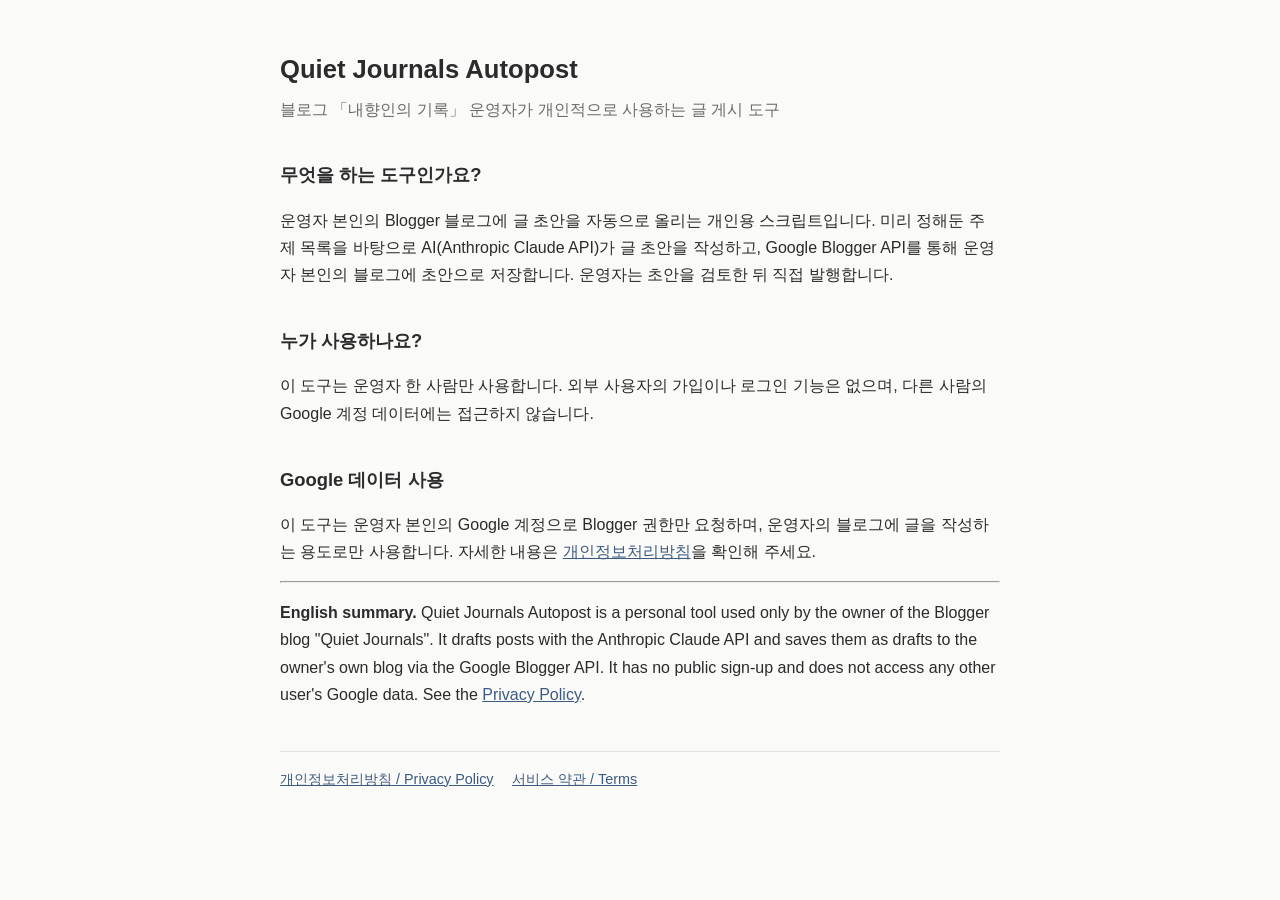
<file: docs/index.html>
<!doctype html>
<html lang="ko">
<head>
<meta charset="utf-8">
<meta name="viewport" content="width=device-width, initial-scale=1">
<title>Quiet Journals Autopost</title>
<link rel="stylesheet" href="style.css">
</head>
<body>
<main>
  <h1>Quiet Journals Autopost</h1>
  <p class="sub">블로그 「내향인의 기록」 운영자가 개인적으로 사용하는 글 게시 도구</p>

  <h2>무엇을 하는 도구인가요?</h2>
  <p>운영자 본인의 Blogger 블로그에 글 초안을 자동으로 올리는 개인용 스크립트입니다.
  미리 정해둔 주제 목록을 바탕으로 AI(Anthropic Claude API)가 글 초안을 작성하고,
  Google Blogger API를 통해 운영자 본인의 블로그에 초안으로 저장합니다.
  운영자는 초안을 검토한 뒤 직접 발행합니다.</p>

  <h2>누가 사용하나요?</h2>
  <p>이 도구는 운영자 한 사람만 사용합니다. 외부 사용자의 가입이나 로그인 기능은 없으며,
  다른 사람의 Google 계정 데이터에는 접근하지 않습니다.</p>

  <h2>Google 데이터 사용</h2>
  <p>이 도구는 운영자 본인의 Google 계정으로 Blogger 권한만 요청하며,
  운영자의 블로그에 글을 작성하는 용도로만 사용합니다. 자세한 내용은
  <a href="privacy.html">개인정보처리방침</a>을 확인해 주세요.</p>

  <hr>
  <p lang="en"><strong>English summary.</strong> Quiet Journals Autopost is a personal tool used only by the owner
  of the Blogger blog "Quiet Journals". It drafts posts with the Anthropic Claude API and saves them as drafts
  to the owner's own blog via the Google Blogger API. It has no public sign-up and does not access any other
  user's Google data. See the <a href="privacy.html">Privacy Policy</a>.</p>

  <footer>
    <a href="privacy.html">개인정보처리방침 / Privacy Policy</a>
    <a href="terms.html">서비스 약관 / Terms</a>
  </footer>
</main>
</body>
</html>
</file>
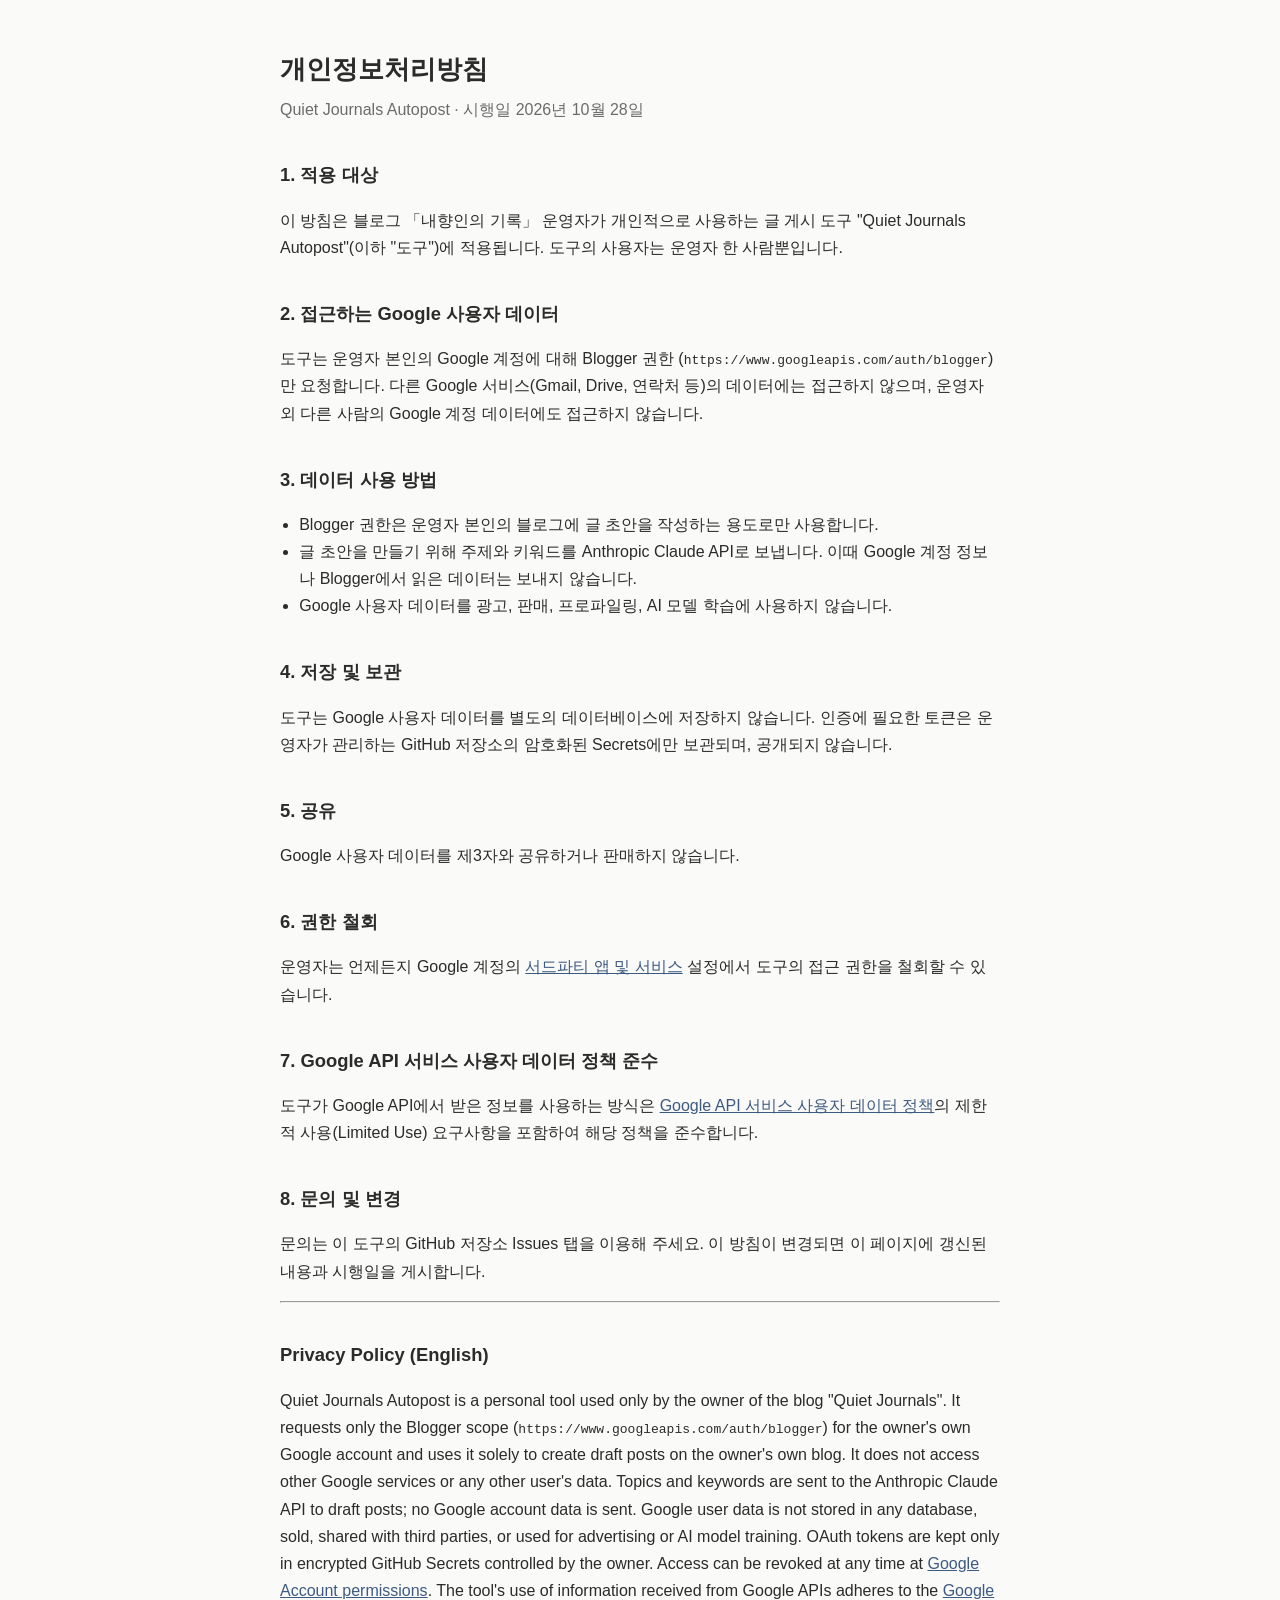
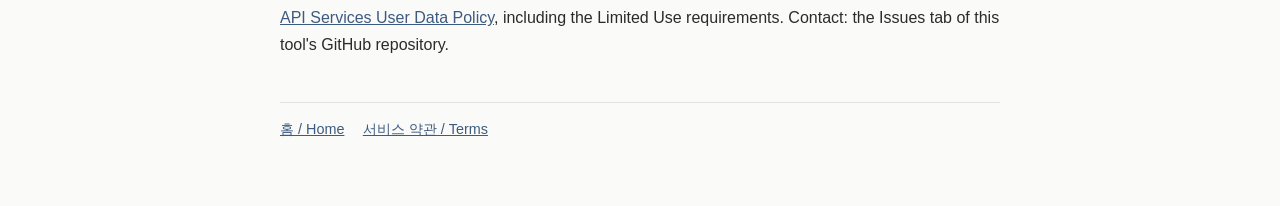
<file: docs/privacy.html>
<!doctype html>
<html lang="ko">
<head>
<meta charset="utf-8">
<meta name="viewport" content="width=device-width, initial-scale=1">
<title>개인정보처리방침 · Quiet Journals Autopost</title>
<link rel="stylesheet" href="style.css">
</head>
<body>
<main>
  <h1>개인정보처리방침</h1>
  <p class="sub">Quiet Journals Autopost · 시행일 2026년 10월 28일</p>

  <h2>1. 적용 대상</h2>
  <p>이 방침은 블로그 「내향인의 기록」 운영자가 개인적으로 사용하는 글 게시 도구
  "Quiet Journals Autopost"(이하 "도구")에 적용됩니다. 도구의 사용자는 운영자 한 사람뿐입니다.</p>

  <h2>2. 접근하는 Google 사용자 데이터</h2>
  <p>도구는 운영자 본인의 Google 계정에 대해 Blogger 권한
  (<code>https://www.googleapis.com/auth/blogger</code>)만 요청합니다.
  다른 Google 서비스(Gmail, Drive, 연락처 등)의 데이터에는 접근하지 않으며,
  운영자 외 다른 사람의 Google 계정 데이터에도 접근하지 않습니다.</p>

  <h2>3. 데이터 사용 방법</h2>
  <ul>
    <li>Blogger 권한은 운영자 본인의 블로그에 글 초안을 작성하는 용도로만 사용합니다.</li>
    <li>글 초안을 만들기 위해 주제와 키워드를 Anthropic Claude API로 보냅니다.
    이때 Google 계정 정보나 Blogger에서 읽은 데이터는 보내지 않습니다.</li>
    <li>Google 사용자 데이터를 광고, 판매, 프로파일링, AI 모델 학습에 사용하지 않습니다.</li>
  </ul>

  <h2>4. 저장 및 보관</h2>
  <p>도구는 Google 사용자 데이터를 별도의 데이터베이스에 저장하지 않습니다.
  인증에 필요한 토큰은 운영자가 관리하는 GitHub 저장소의 암호화된 Secrets에만 보관되며,
  공개되지 않습니다.</p>

  <h2>5. 공유</h2>
  <p>Google 사용자 데이터를 제3자와 공유하거나 판매하지 않습니다.</p>

  <h2>6. 권한 철회</h2>
  <p>운영자는 언제든지 Google 계정의
  <a href="https://myaccount.google.com/permissions">서드파티 앱 및 서비스</a>
  설정에서 도구의 접근 권한을 철회할 수 있습니다.</p>

  <h2>7. Google API 서비스 사용자 데이터 정책 준수</h2>
  <p>도구가 Google API에서 받은 정보를 사용하는 방식은
  <a href="https://developers.google.com/terms/api-services-user-data-policy">Google API 서비스 사용자 데이터 정책</a>의
  제한적 사용(Limited Use) 요구사항을 포함하여 해당 정책을 준수합니다.</p>

  <h2>8. 문의 및 변경</h2>
  <p>문의는 이 도구의 GitHub 저장소 Issues 탭을 이용해 주세요.
  이 방침이 변경되면 이 페이지에 갱신된 내용과 시행일을 게시합니다.</p>

  <hr>
  <div lang="en">
  <h2>Privacy Policy (English)</h2>
  <p>Quiet Journals Autopost is a personal tool used only by the owner of the blog "Quiet Journals".
  It requests only the Blogger scope (<code>https://www.googleapis.com/auth/blogger</code>) for the owner's own
  Google account and uses it solely to create draft posts on the owner's own blog. It does not access other
  Google services or any other user's data. Topics and keywords are sent to the Anthropic Claude API to draft
  posts; no Google account data is sent. Google user data is not stored in any database, sold, shared with
  third parties, or used for advertising or AI model training. OAuth tokens are kept only in encrypted GitHub
  Secrets controlled by the owner. Access can be revoked at any time at
  <a href="https://myaccount.google.com/permissions">Google Account permissions</a>.
  The tool's use of information received from Google APIs adheres to the
  <a href="https://developers.google.com/terms/api-services-user-data-policy">Google API Services User Data Policy</a>,
  including the Limited Use requirements. Contact: the Issues tab of this tool's GitHub repository.</p>
  </div>

  <footer>
    <a href="index.html">홈 / Home</a>
    <a href="terms.html">서비스 약관 / Terms</a>
  </footer>
</main>
</body>
</html>
</file>
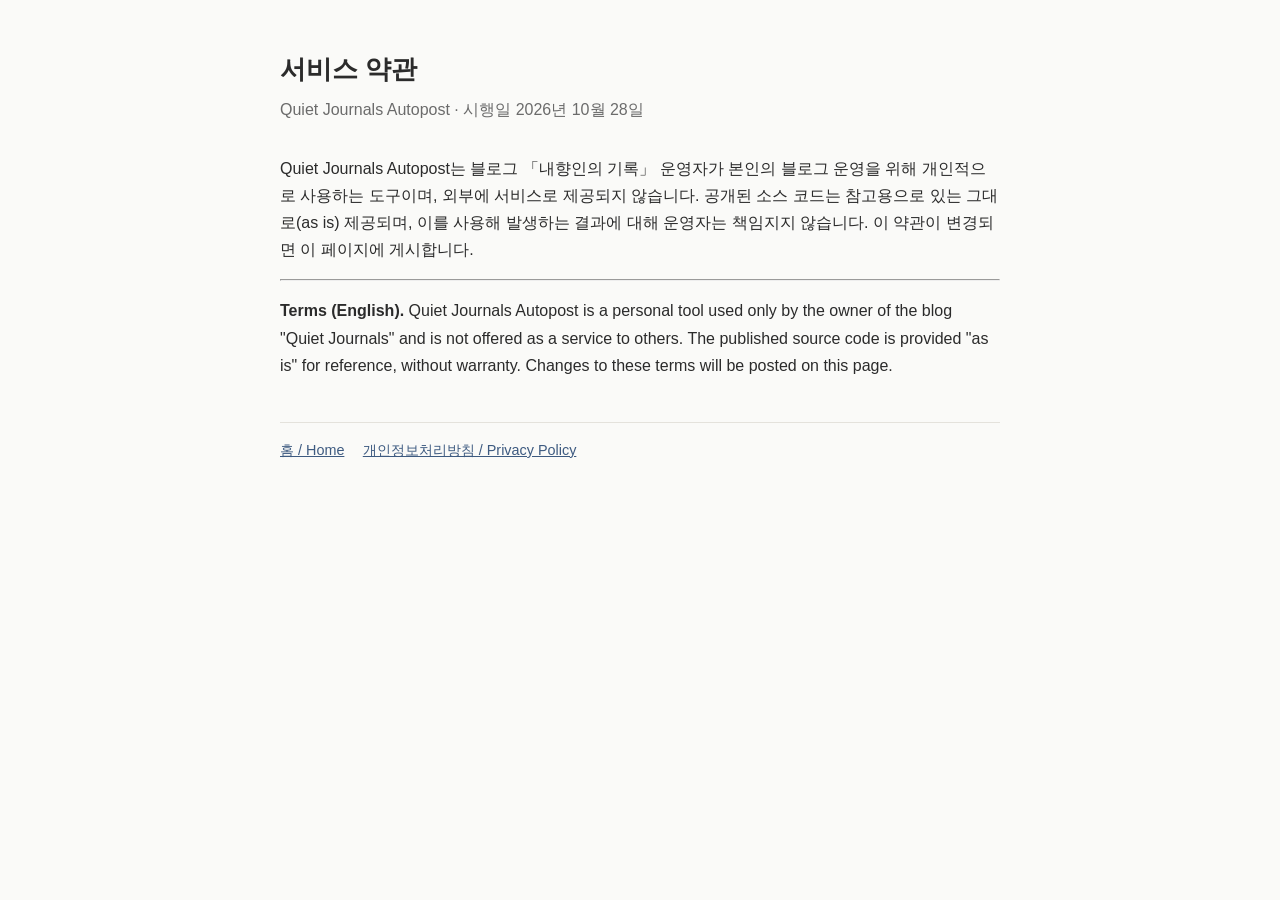
<file: docs/terms.html>
<!doctype html>
<html lang="ko">
<head>
<meta charset="utf-8">
<meta name="viewport" content="width=device-width, initial-scale=1">
<title>서비스 약관 · Quiet Journals Autopost</title>
<link rel="stylesheet" href="style.css">
</head>
<body>
<main>
  <h1>서비스 약관</h1>
  <p class="sub">Quiet Journals Autopost · 시행일 2026년 10월 28일</p>

  <p>Quiet Journals Autopost는 블로그 「내향인의 기록」 운영자가 본인의 블로그 운영을 위해
  개인적으로 사용하는 도구이며, 외부에 서비스로 제공되지 않습니다.
  공개된 소스 코드는 참고용으로 있는 그대로(as is) 제공되며, 이를 사용해 발생하는 결과에 대해
  운영자는 책임지지 않습니다. 이 약관이 변경되면 이 페이지에 게시합니다.</p>

  <hr>
  <p lang="en"><strong>Terms (English).</strong> Quiet Journals Autopost is a personal tool used only by the owner
  of the blog "Quiet Journals" and is not offered as a service to others. The published source code is provided
  "as is" for reference, without warranty. Changes to these terms will be posted on this page.</p>

  <footer>
    <a href="index.html">홈 / Home</a>
    <a href="privacy.html">개인정보처리방침 / Privacy Policy</a>
  </footer>
</main>
</body>
</html>
</file>
<file: docs/style.css>
:root { --bg:#fafaf8; --fg:#2b2b2b; --muted:#6b6b6b; --line:#e4e2dc; --link:#3d5a80; color-scheme: light; }
@media (prefers-color-scheme: dark) {
  :root { --bg:#1c1c1e; --fg:#e8e6e1; --muted:#a3a19c; --line:#3a3a3c; --link:#9ec1e8; color-scheme: dark; }
}
body { margin:0; background:var(--bg); color:var(--fg);
  font-family: -apple-system, BlinkMacSystemFont, "Apple SD Gothic Neo", "Noto Sans KR", sans-serif; line-height:1.7; }
main { max-width:720px; margin:0 auto; padding:48px 20px 64px; }
h1 { font-size:1.6rem; margin:0 0 4px; } h2 { font-size:1.15rem; margin-top:2em; }
.sub { color:var(--muted); margin:0 0 2em; }
a { color:var(--link); } ul { padding-left:1.2em; }
footer { margin-top:3em; padding-top:1em; border-top:1px solid var(--line); color:var(--muted); font-size:.9rem; }
footer a { margin-right:1em; }
</file>
